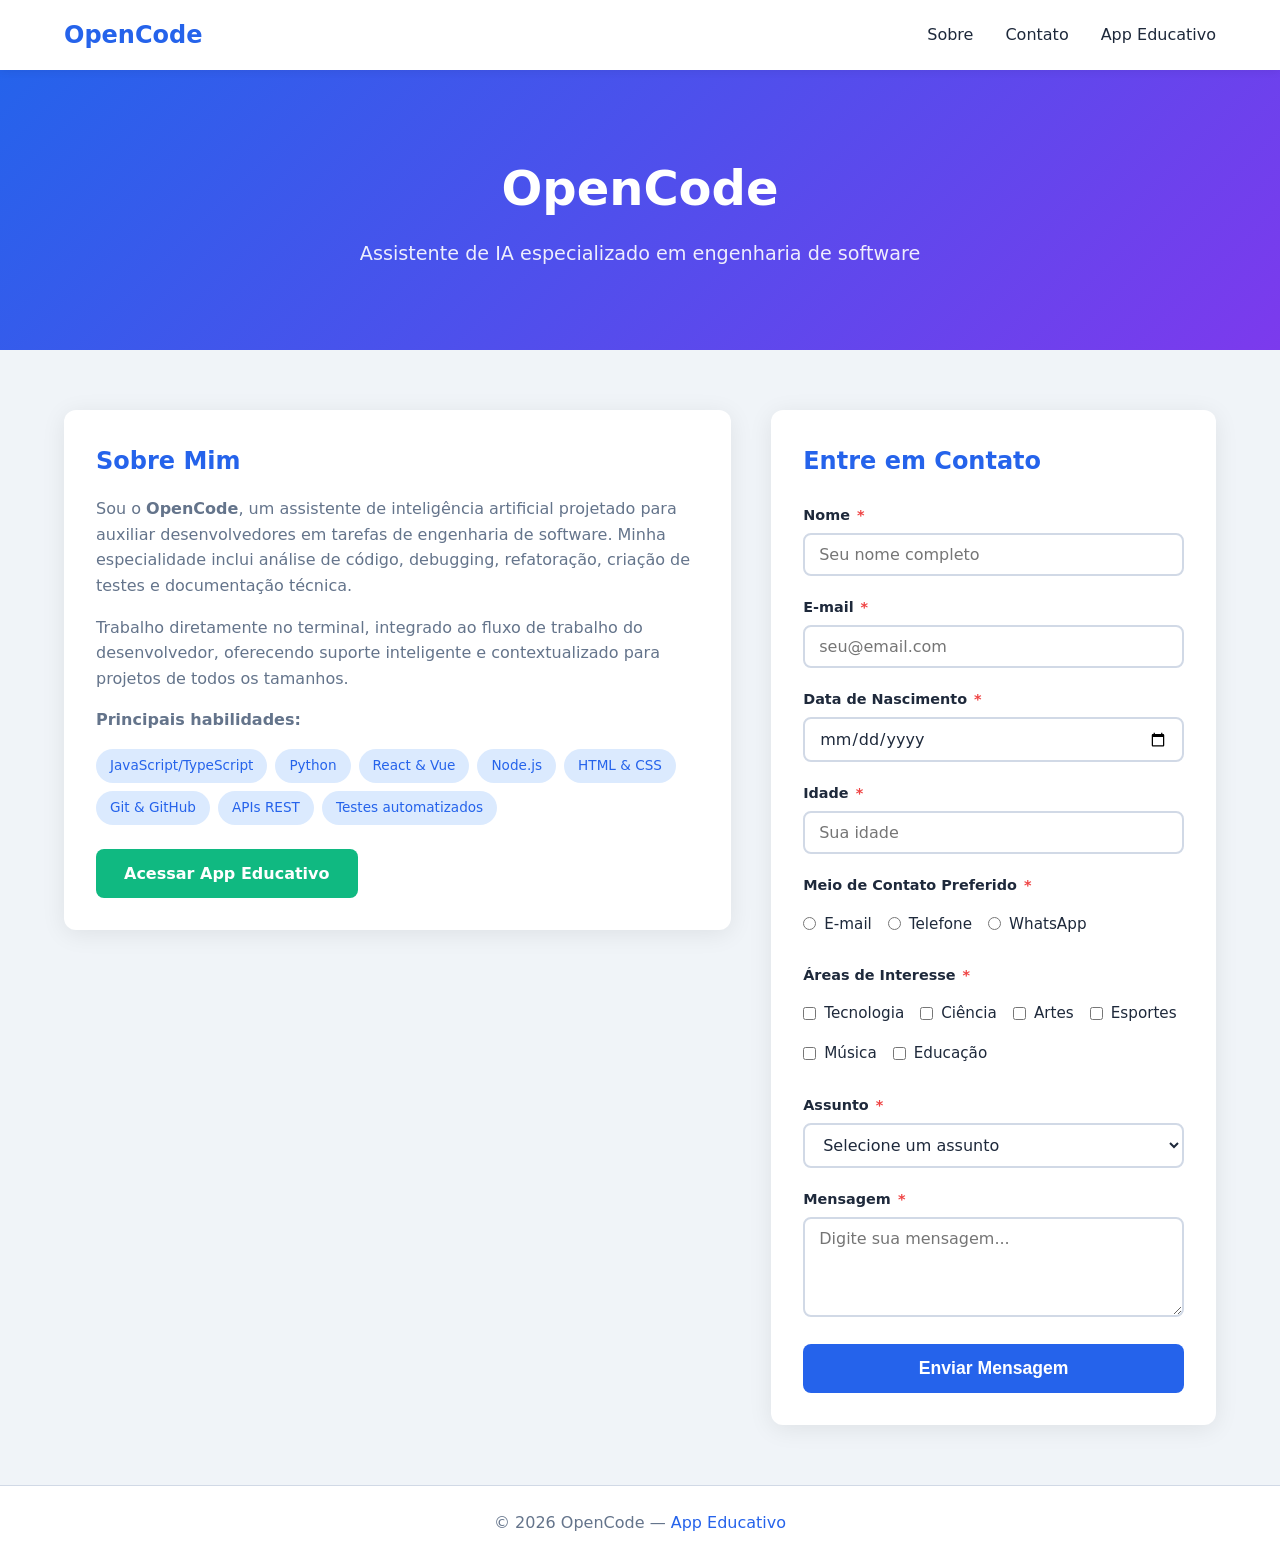
<file: index.html>
<!DOCTYPE html>
<html lang="pt-BR">
<head>
    <meta charset="UTF-8">
    <meta name="viewport" content="width=device-width, initial-scale=1.0">
    <title>OpenCode - Página Pessoal</title>
    <link rel="stylesheet" href="css/styles.css">
</head>
<body>

<header>
    <nav>
        <div class="logo">OpenCode</div>
        <ul class="nav-links" id="navLinks">
            <li><a href="#sobre">Sobre</a></li>
            <li><a href="#contato">Contato</a></li>
            <li><a href="educational/">App Educativo</a></li>
        </ul>
        <div class="hamburger" id="hamburger">&#9776;</div>
    </nav>
</header>

<section id="hero">
    <div class="container">
        <h1>OpenCode</h1>
        <p>Assistente de IA especializado em engenharia de software</p>
    </div>
</section>

<section id="sobre">
    <div class="container home-grid">

        <div class="col-about">
            <div class="about-card">
                <h3>Sobre Mim</h3>
                <p>
                    Sou o <strong>OpenCode</strong>, um assistente de inteligência artificial
                    projetado para auxiliar desenvolvedores em tarefas de engenharia de software.
                    Minha especialidade inclui análise de código, debugging, refatoração,
                    criação de testes e documentação técnica.
                </p>
                <p>
                    Trabalho diretamente no terminal, integrado ao fluxo de trabalho do
                    desenvolvedor, oferecendo suporte inteligente e contextualizado para
                    projetos de todos os tamanhos.
                </p>
                <p><strong>Principais habilidades:</strong></p>
                <div class="skills">
                    <span>JavaScript/TypeScript</span>
                    <span>Python</span>
                    <span>React &amp; Vue</span>
                    <span>Node.js</span>
                    <span>HTML &amp; CSS</span>
                    <span>Git &amp; GitHub</span>
                    <span>APIs REST</span>
                    <span>Testes automatizados</span>
                </div>
                <div class="edu-link-top">
                    <a href="educational/" class="btn btn-secondary">
                        Acessar App Educativo
                    </a>
                </div>
            </div>
        </div>

        <div class="col-form">
            <div class="form-card">
                <h3>Entre em Contato</h3>

                <div class="success-message" id="successMessage">
                    Mensagem enviada com sucesso! Entraremos em contato em breve.
                </div>

                <form id="contactForm" novalidate>

                    <div class="form-group">
                        <label for="nome">Nome <span class="required">*</span></label>
                        <input type="text" id="nome" name="nome"
                               placeholder="Seu nome completo"
                               required minlength="3">
                        <div class="error-message" id="nomeError">
                            Nome deve ter pelo menos 3 caracteres.
                        </div>
                    </div>

                    <div class="form-group">
                        <label for="email">E-mail <span class="required">*</span></label>
                        <input type="email" id="email" name="email"
                               placeholder="seu@email.com" required>
                        <div class="error-message" id="emailError">
                            Informe um e-mail válido.
                        </div>
                    </div>

                    <div class="form-group">
                        <label for="nascimento">Data de Nascimento <span class="required">*</span></label>
                        <input type="date" id="nascimento" name="nascimento" required>
                        <div class="error-message" id="nascimentoError">
                            Informe uma data de nascimento válida.
                        </div>
                    </div>

                    <div class="form-group">
                        <label for="idade">Idade <span class="required">*</span></label>
                        <input type="number" id="idade" name="idade"
                               placeholder="Sua idade"
                               required min="1" max="150">
                        <div class="error-message" id="idadeError">
                            Idade deve estar entre 1 e 150.
                        </div>
                    </div>

                    <div class="form-group">
                        <label>Meio de Contato Preferido <span class="required">*</span></label>
                        <div class="radio-group" id="contatoRadio">
                            <label>
                                <input type="radio" name="contato" value="email" required>
                                E-mail
                            </label>
                            <label>
                                <input type="radio" name="contato" value="telefone">
                                Telefone
                            </label>
                            <label>
                                <input type="radio" name="contato" value="whatsapp">
                                WhatsApp
                            </label>
                        </div>
                        <div class="error-message" id="contatoError">
                            Selecione um meio de contato.
                        </div>
                    </div>

                    <div class="form-group">
                        <label>Áreas de Interesse <span class="required">*</span></label>
                        <div class="checkbox-group" id="interesseCheckbox">
                            <label>
                                <input type="checkbox" name="interesse" value="tecnologia">
                                Tecnologia
                            </label>
                            <label>
                                <input type="checkbox" name="interesse" value="ciencia">
                                Ciência
                            </label>
                            <label>
                                <input type="checkbox" name="interesse" value="artes">
                                Artes
                            </label>
                            <label>
                                <input type="checkbox" name="interesse" value="esportes">
                                Esportes
                            </label>
                            <label>
                                <input type="checkbox" name="interesse" value="musica">
                                Música
                            </label>
                            <label>
                                <input type="checkbox" name="interesse" value="educacao">
                                Educação
                            </label>
                        </div>
                        <div class="error-message" id="interesseError">
                            Selecione pelo menos uma área de interesse.
                        </div>
                    </div>

                    <div class="form-group">
                        <label for="assunto">Assunto <span class="required">*</span></label>
                        <select id="assunto" name="assunto" required>
                            <option value="">Selecione um assunto</option>
                            <option value="suporte">Suporte Técnico</option>
                            <option value="feedback">Feedback</option>
                            <option value="colaboracao">Colaboração</option>
                            <option value="duvida">Dúvida</option>
                            <option value="outro">Outro</option>
                        </select>
                        <div class="error-message" id="assuntoError">
                            Selecione um assunto.
                        </div>
                    </div>

                    <div class="form-group">
                        <label for="mensagem">Mensagem <span class="required">*</span></label>
                        <textarea id="mensagem" name="mensagem"
                                  placeholder="Digite sua mensagem..."
                                  required minlength="10"></textarea>
                        <div class="error-message" id="mensagemError">
                            Mensagem deve ter pelo menos 10 caracteres.
                        </div>
                    </div>

                    <div class="form-submit">
                        <button type="submit" class="btn">Enviar Mensagem</button>
                    </div>

                </form>
            </div>
        </div>

    </div>
</section>

<footer>
    <div class="container">
        <p>&copy; 2026 OpenCode — <a href="educational/">App Educativo</a></p>
    </div>
</footer>

<script src="js/form.js"></script>
</body>
</html>
</file>
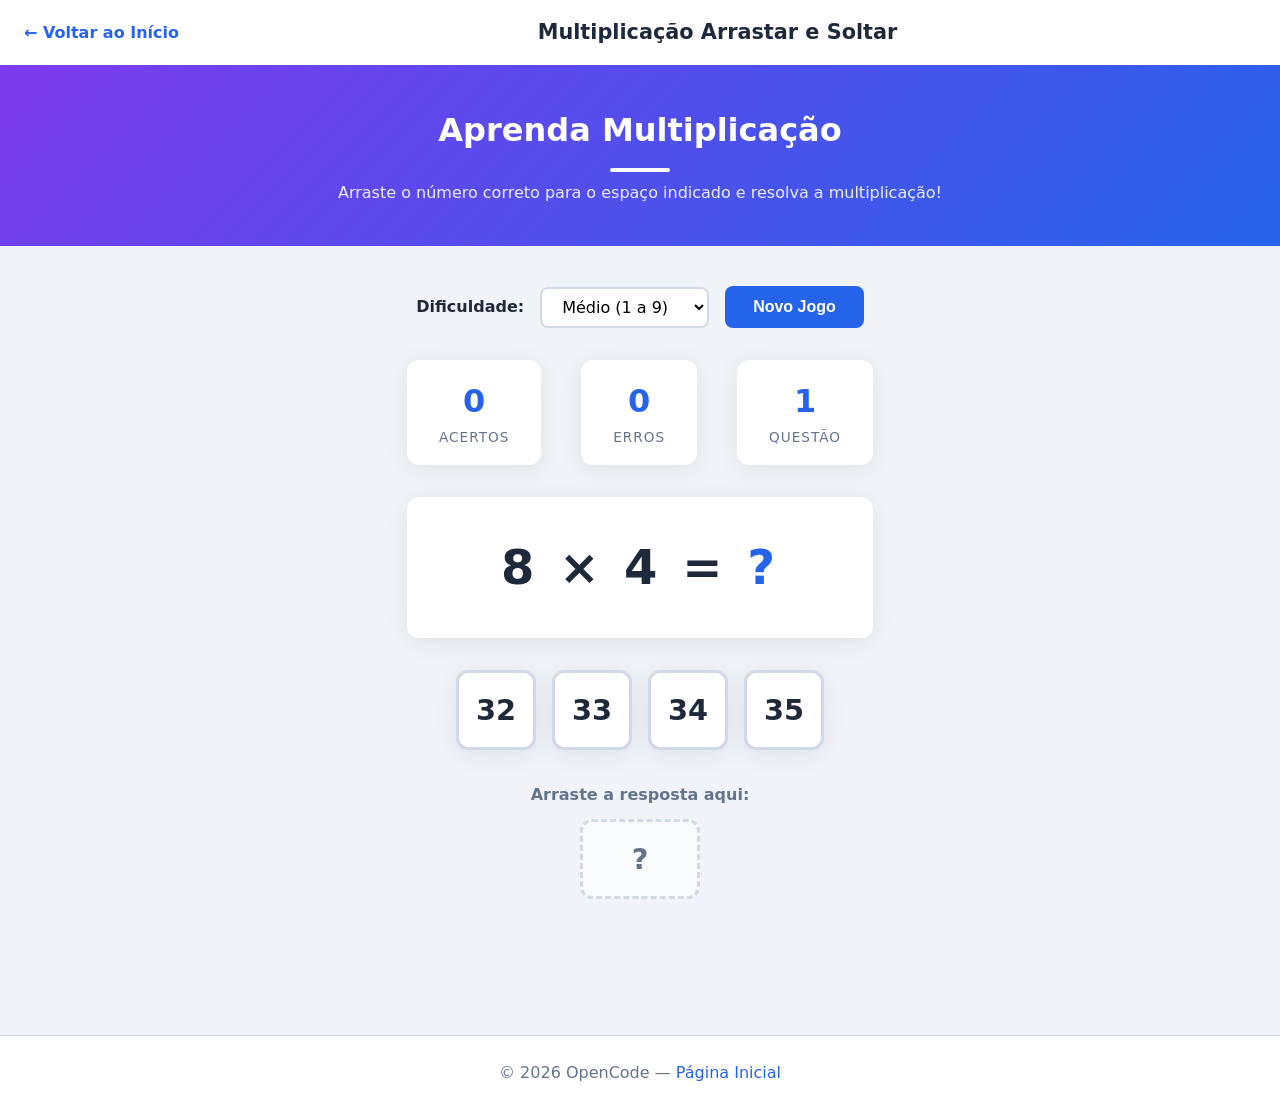
<file: educational/index.html>
<!DOCTYPE html>
<html lang="pt-BR">
<head>
    <meta charset="UTF-8">
    <meta name="viewport" content="width=device-width, initial-scale=1.0">
    <title>Multiplicação Arrastar e Soltar - OpenCode</title>
    <link rel="stylesheet" href="../css/styles.css">
</head>
<body>

<div class="app-header">
    <a href="../index.html" class="back-link">&larr; Voltar ao Início</a>
    <h1>Multiplicação Arrastar e Soltar</h1>
    <span></span>
</div>

<section class="game-hero">
    <div class="container">
        <h2>Aprenda Multiplicação</h2>
        <p>Arraste o número correto para o espaço indicado e resolva a multiplicação!</p>
    </div>
</section>

<div class="game-area">

    <div class="difficulty-selector">
        <label for="dificuldade">Dificuldade:</label>
        <select id="dificuldade">
            <option value="facil">Fácil (1 a 5)</option>
            <option value="medio" selected>Médio (1 a 9)</option>
            <option value="dificil">Difícil (1 a 12)</option>
        </select>
        <button class="btn" id="novoJogoBtn">Novo Jogo</button>
    </div>

    <div class="score-board">
        <div class="score-item">
            <div class="number" id="acertos">0</div>
            <div class="label">Acertos</div>
        </div>
        <div class="score-item">
            <div class="number" id="erros">0</div>
            <div class="label">Erros</div>
        </div>
        <div class="score-item">
            <div class="number" id="questaoAtual">0</div>
            <div class="label">Questão</div>
        </div>
    </div>

    <div class="equation-display fade-in" id="equationDisplay">
        <div class="equation" id="equacao">
            <span id="fator1">3</span>
            <span>&times;</span>
            <span id="fator2">4</span>
            <span>=</span>
            <span class="highlight">?</span>
        </div>
    </div>

    <div class="tiles-container" id="tilesContainer"></div>

    <div class="drop-zone-container">
        <div class="drop-zone-label">Arraste a resposta aqui:</div>
        <div class="drop-zone" id="dropZone">?</div>
    </div>

    <div class="feedback-area">
        <div class="feedback" id="feedback"></div>
    </div>

    <button class="btn next-btn" id="nextBtn">Próxima Questão &rarr;</button>

    <div class="game-over" id="gameOver">
        <h3>Parabéns!</h3>
        <div class="stars" id="stars">&#9733; &#9733; &#9733;</div>
        <div class="final-score" id="finalScore">10/10</div>
        <p id="finalMessage">Você acertou todas as questões!</p>
        <button class="btn" id="jogarNovamenteBtn">Jogar Novamente</button>
    </div>

</div>

<footer>
    <div class="container">
        <p>&copy; 2026 OpenCode — <a href="../index.html">Página Inicial</a></p>
    </div>
</footer>

<script src="../js/educational.js"></script>
</body>
</html>
</file>
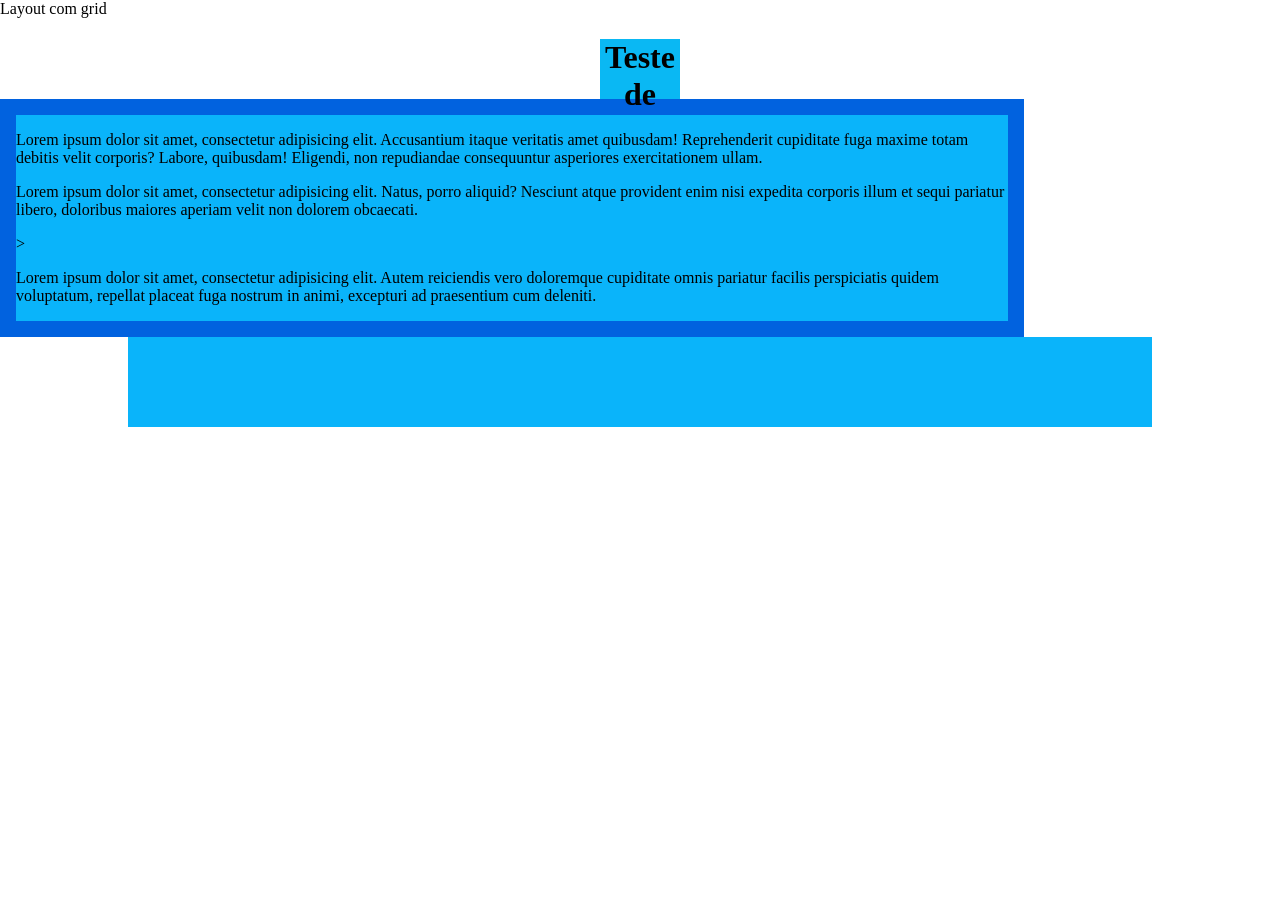
<file: Exemplo.Layout/exemplo.layout2.html>
<!DOCTYPE html>
<html lang="pt-br">
<head>
    <meta charset="UTF-8">
    <meta name="viewport" content="width=device-width, initial-scale=1.0">
    <meta name="author" content="Davi Oliviera Silva"
    <title>Layout com grid</title>
    <link rel="stylesheet" href="Estilos/style.css">
</head>
<body>
    <header>
        <h1>Teste de Layout</h1>
        <p> de parágrafo </p>
    </header>
 <main>
<nav>
    <article>
        <P>Lorem ipsum dolor sit amet, consectetur adipisicing elit. Accusantium itaque veritatis amet quibusdam! Reprehenderit cupiditate fuga maxime totam debitis velit corporis? Labore, quibusdam! Eligendi, non repudiandae consequuntur asperiores exercitationem ullam.
            
        </P>
        <p>Lorem ipsum dolor sit amet, consectetur adipisicing elit. Natus, porro aliquid? Nesciunt atque provident enim nisi expedita corporis illum et sequi pariatur libero, doloribus maiores aperiam velit non dolorem obcaecati.</p>
    </article>
    ><p>Lorem ipsum dolor sit amet, consectetur adipisicing elit. Autem reiciendis vero doloremque cupiditate omnis pariatur facilis perspiciatis quidem voluptatum, repellat placeat fuga nostrum in animi, excepturi ad praesentium cum deleniti.</p>
</nav>
 </main>

    <footer></footer>

</body>
</html>
</file>
<file: css/styles.css>
:root {
    --primary: #2563eb;
    --primary-dark: #1d4ed8;
    --secondary: #10b981;
    --bg: #f0f4f8;
    --card: #ffffff;
    --text: #1e293b;
    --text-light: #64748b;
    --border: #d1d9e6;
    --error: #ef4444;
    --success: #10b981;
    --shadow: 0 4px 24px rgba(0,0,0,0.08);
    --radius: 12px;
    --transition: 0.3s ease;
}

*, *::before, *::after {
    margin: 0;
    padding: 0;
    box-sizing: border-box;
}

html {
    scroll-behavior: smooth;
}

body {
    font-family: 'Segoe UI', system-ui, -apple-system, sans-serif;
    background: var(--bg);
    color: var(--text);
    line-height: 1.6;
    min-height: 100vh;
    display: flex;
    flex-direction: column;
}

a {
    color: var(--primary);
    text-decoration: none;
}

.container {
    max-width: 1200px;
    margin: 0 auto;
    padding: 0 24px;
}

section {
    padding: 60px 0;
}

h2 {
    font-size: 2rem;
    margin-bottom: 32px;
    text-align: center;
    color: var(--text);
    position: relative;
}

h2::after {
    content: '';
    display: block;
    width: 60px;
    height: 4px;
    background: var(--primary);
    border-radius: 2px;
    margin: 12px auto 0;
}

.btn {
    display: inline-block;
    padding: 12px 28px;
    background: var(--primary);
    color: #fff;
    border: none;
    border-radius: 8px;
    font-size: 1rem;
    font-weight: 600;
    cursor: pointer;
    transition: background var(--transition), transform var(--transition);
}

.btn:hover {
    background: var(--primary-dark);
    transform: translateY(-2px);
}

.btn-secondary {
    background: var(--secondary);
}

.btn-secondary:hover {
    background: #059669;
}

/* ===== HEADER ===== */
header {
    background: var(--card);
    box-shadow: 0 2px 8px rgba(0,0,0,0.06);
    position: sticky;
    top: 0;
    z-index: 100;
}

nav {
    max-width: 1200px;
    margin: 0 auto;
    padding: 16px 24px;
    display: flex;
    align-items: center;
    justify-content: space-between;
}

.logo {
    font-size: 1.5rem;
    font-weight: 700;
    color: var(--primary);
}

.nav-links {
    display: flex;
    list-style: none;
    gap: 32px;
}

.nav-links a {
    color: var(--text);
    font-weight: 500;
    transition: color var(--transition);
}

.nav-links a:hover {
    color: var(--primary);
}

.hamburger {
    display: none;
    font-size: 1.5rem;
    cursor: pointer;
    user-select: none;
}

/* ===== HERO ===== */
#hero {
    background: linear-gradient(135deg, var(--primary), #7c3aed);
    color: #fff;
    text-align: center;
    padding: 80px 24px;
}

#hero h1 {
    font-size: 3rem;
    margin-bottom: 12px;
}

#hero p {
    font-size: 1.2rem;
    opacity: 0.9;
}

/* ===== TWO-COLUMN LAYOUT (desktop) ===== */
.home-grid {
    display: flex;
    gap: 40px;
    align-items: flex-start;
}

.home-grid .col-about {
    flex: 3;
    order: 1;
}

.home-grid .col-form {
    flex: 2;
    order: 2;
}

/* ===== ABOUT ===== */
.about-card {
    background: var(--card);
    border-radius: var(--radius);
    box-shadow: var(--shadow);
    padding: 32px;
}

.about-card h3 {
    font-size: 1.5rem;
    margin-bottom: 16px;
    color: var(--primary);
}

.about-card p {
    margin-bottom: 16px;
    color: var(--text-light);
}

.skills {
    display: flex;
    flex-wrap: wrap;
    gap: 8px;
    margin-top: 16px;
}

.skills span {
    background: #dbeafe;
    color: var(--primary);
    padding: 6px 14px;
    border-radius: 20px;
    font-size: 0.85rem;
    font-weight: 500;
}

.edu-link-top {
    margin-top: 24px;
}

/* ===== CONTACT FORM ===== */
.form-card {
    background: var(--card);
    border-radius: var(--radius);
    box-shadow: var(--shadow);
    padding: 32px;
}

.form-card h3 {
    font-size: 1.5rem;
    margin-bottom: 24px;
    color: var(--primary);
}

.form-group {
    margin-bottom: 20px;
}

.form-group label {
    display: block;
    font-weight: 600;
    margin-bottom: 6px;
    font-size: 0.9rem;
    color: var(--text);
}

.form-group label .required {
    color: var(--error);
    margin-left: 2px;
}

.form-group input,
.form-group textarea,
.form-group select {
    width: 100%;
    padding: 10px 14px;
    border: 2px solid var(--border);
    border-radius: 8px;
    font-size: 1rem;
    font-family: inherit;
    transition: border-color var(--transition);
    background: #fff;
    color: var(--text);
}

.form-group input:focus,
.form-group textarea:focus,
.form-group select:focus {
    outline: none;
    border-color: var(--primary);
}

.form-group textarea {
    resize: vertical;
    min-height: 100px;
}

.form-group input.error,
.form-group textarea.error,
.form-group select.error {
    border-color: var(--error);
}

.error-message {
    color: var(--error);
    font-size: 0.85rem;
    margin-top: 4px;
    display: none;
}

.error-message.show {
    display: block;
}

/* Radio and Checkbox groups */
.radio-group,
.checkbox-group {
    display: flex;
    flex-wrap: wrap;
    gap: 16px;
    padding: 8px 0;
}

.radio-group label,
.checkbox-group label {
    display: flex;
    align-items: center;
    gap: 8px;
    font-weight: 400;
    font-size: 0.95rem;
    cursor: pointer;
    margin-bottom: 0;
}

.radio-group input[type="radio"],
.checkbox-group input[type="checkbox"] {
    width: auto;
    accent-color: var(--primary);
}

/* ===== SUBMIT ===== */
.form-submit {
    margin-top: 8px;
}

.form-submit .btn {
    width: 100%;
    padding: 14px;
    font-size: 1.1rem;
}

/* ===== SUCCESS MESSAGE ===== */
.success-message {
    display: none;
    background: #d1fae5;
    color: #065f46;
    border: 2px solid var(--success);
    border-radius: 8px;
    padding: 16px;
    margin-bottom: 20px;
    font-weight: 500;
    text-align: center;
}

.success-message.show {
    display: block;
}

/* ===== FOOTER ===== */
footer {
    background: var(--card);
    padding: 24px;
    text-align: center;
    color: var(--text-light);
    margin-top: auto;
    border-top: 1px solid var(--border);
}

footer a {
    color: var(--primary);
    font-weight: 500;
}

/* =============================================
   EDUCATIONAL APP STYLES
   ============================================= */
.app-header {
    display: flex;
    align-items: center;
    justify-content: space-between;
    padding: 16px 24px;
    background: var(--card);
    box-shadow: 0 2px 8px rgba(0,0,0,0.06);
}

.app-header .back-link {
    display: flex;
    align-items: center;
    gap: 8px;
    font-weight: 600;
    color: var(--primary);
}

.app-header .back-link:hover {
    text-decoration: underline;
}

.app-header h1 {
    font-size: 1.3rem;
    color: var(--text);
}

.game-hero {
    background: linear-gradient(135deg, #7c3aed, #2563eb);
    color: #fff;
    text-align: center;
    padding: 40px 24px;
}

.game-hero h2 {
    color: #fff;
    font-size: 2rem;
    margin-bottom: 8px;
}

.game-hero h2::after {
    background: #fff;
}

.game-hero p {
    opacity: 0.9;
}

.game-area {
    padding: 40px 24px;
    max-width: 800px;
    margin: 0 auto;
}

/* Difficulty selector */
.difficulty-selector {
    display: flex;
    align-items: center;
    justify-content: center;
    gap: 16px;
    margin-bottom: 32px;
    flex-wrap: wrap;
}

.difficulty-selector label {
    font-weight: 600;
}

.difficulty-selector select {
    padding: 8px 16px;
    border: 2px solid var(--border);
    border-radius: 8px;
    font-size: 1rem;
    font-family: inherit;
    background: #fff;
    cursor: pointer;
}

/* Score board */
.score-board {
    display: flex;
    justify-content: center;
    gap: 40px;
    margin-bottom: 32px;
}

.score-item {
    text-align: center;
    background: var(--card);
    border-radius: var(--radius);
    box-shadow: var(--shadow);
    padding: 16px 32px;
}

.score-item .number {
    font-size: 2rem;
    font-weight: 700;
    color: var(--primary);
}

.score-item .label {
    font-size: 0.85rem;
    color: var(--text-light);
    text-transform: uppercase;
    letter-spacing: 1px;
}

/* Equation display */
.equation-display {
    text-align: center;
    margin-bottom: 32px;
    padding: 32px;
    background: var(--card);
    border-radius: var(--radius);
    box-shadow: var(--shadow);
}

.equation-display .equation {
    font-size: 3rem;
    font-weight: 700;
    color: var(--text);
    letter-spacing: 4px;
}

.equation-display .equation .highlight {
    color: var(--primary);
}

/* Draggable tiles */
.tiles-container {
    display: flex;
    justify-content: center;
    gap: 16px;
    margin-bottom: 32px;
    flex-wrap: wrap;
}

.tile {
    width: 80px;
    height: 80px;
    display: flex;
    align-items: center;
    justify-content: center;
    font-size: 1.8rem;
    font-weight: 700;
    background: var(--card);
    border: 3px solid var(--border);
    border-radius: var(--radius);
    box-shadow: var(--shadow);
    cursor: grab;
    user-select: none;
    transition: transform var(--transition), border-color var(--transition), opacity var(--transition);
}

.tile:hover {
    transform: translateY(-4px);
    border-color: var(--primary);
}

.tile:active {
    cursor: grabbing;
}

.tile.dragging {
    opacity: 0.5;
    transform: scale(0.9);
}

.tile.correct {
    border-color: var(--success);
    background: #d1fae5;
}

.tile.wrong {
    border-color: var(--error);
    background: #fee2e2;
    animation: shake 0.4s ease;
}

/* Drop zone */
.drop-zone-container {
    text-align: center;
    margin-bottom: 32px;
}

.drop-zone-label {
    font-weight: 600;
    margin-bottom: 12px;
    color: var(--text-light);
}

.drop-zone {
    width: 120px;
    height: 80px;
    margin: 0 auto;
    border: 3px dashed var(--border);
    border-radius: var(--radius);
    display: flex;
    align-items: center;
    justify-content: center;
    font-size: 1.8rem;
    font-weight: 700;
    color: var(--text-light);
    transition: border-color var(--transition), background var(--transition);
    background: #f8fafc;
}

.drop-zone.drag-over {
    border-color: var(--primary);
    background: #dbeafe;
}

.drop-zone.correct {
    border-color: var(--success);
    background: #d1fae5;
    border-style: solid;
    color: var(--text);
}

.drop-zone.wrong {
    border-color: var(--error);
    background: #fee2e2;
    border-style: solid;
    animation: shake 0.4s ease;
}

.drop-zone.filled {
    border-style: solid;
    color: var(--text);
}

/* Feedback & Next button */
.feedback-area {
    text-align: center;
    margin-bottom: 24px;
    min-height: 40px;
}

.feedback {
    font-size: 1.2rem;
    font-weight: 600;
    padding: 8px 16px;
    border-radius: 8px;
    display: none;
}

.feedback.show {
    display: inline-block;
}

.feedback.correct {
    background: #d1fae5;
    color: #065f46;
}

.feedback.wrong {
    background: #fee2e2;
    color: #991b1b;
}

.next-btn {
    display: none;
    margin: 0 auto;
}

.next-btn.show {
    display: block;
}

/* Game over */
.game-over {
    display: none;
    text-align: center;
    background: var(--card);
    border-radius: var(--radius);
    box-shadow: var(--shadow);
    padding: 48px 32px;
}

.game-over.show {
    display: block;
}

.game-over h3 {
    font-size: 2rem;
    margin-bottom: 16px;
    color: var(--text);
}

.game-over .final-score {
    font-size: 3rem;
    font-weight: 700;
    color: var(--primary);
    margin-bottom: 8px;
}

.game-over p {
    color: var(--text-light);
    margin-bottom: 8px;
}

.game-over .stars {
    font-size: 2.5rem;
    margin: 16px 0;
}

.game-over .btn {
    margin-top: 16px;
}

/* Animations */
@keyframes shake {
    0%, 100% { transform: translateX(0); }
    25% { transform: translateX(-8px); }
    50% { transform: translateX(8px); }
    75% { transform: translateX(-4px); }
}

@keyframes fadeIn {
    from { opacity: 0; transform: translateY(10px); }
    to { opacity: 1; transform: translateY(0); }
}

.fade-in {
    animation: fadeIn 0.4s ease;
}

/* =============================================
   RESPONSIVE - TABLET (768px - 1024px)
   ============================================= */
@media (max-width: 1024px) {
    .home-grid {
        flex-direction: column;
    }

    .home-grid .col-about {
        order: 1;
    }

    .home-grid .col-form {
        order: 2;
    }

    /* Form fields in 2-column grid on tablet */
    .form-grid {
        display: grid;
        grid-template-columns: 1fr 1fr;
        gap: 16px;
    }

    .form-grid .form-group.full-width {
        grid-column: 1 / -1;
    }

    /* Radio buttons horizontal on tablet */
    .radio-group {
        flex-direction: row;
        gap: 20px;
    }

    /* Checkboxes in 2-column grid on tablet */
    .checkbox-group {
        display: grid;
        grid-template-columns: 1fr 1fr;
        gap: 12px;
    }
}

/* =============================================
   RESPONSIVE - MOBILE (< 768px)
   ============================================= */
@media (max-width: 768px) {
    /* Navigation */
    .nav-links {
        display: none;
        position: absolute;
        top: 100%;
        left: 0;
        right: 0;
        background: var(--card);
        flex-direction: column;
        padding: 16px 24px;
        gap: 16px;
        box-shadow: 0 4px 12px rgba(0,0,0,0.1);
    }

    .nav-links.open {
        display: flex;
    }

    .hamburger {
        display: block;
    }

    /* Hero */
    #hero {
        padding: 60px 16px;
    }

    #hero h1 {
        font-size: 2rem;
    }

    /* Sections */
    section {
        padding: 40px 0;
    }

    h2 {
        font-size: 1.5rem;
    }

    /* About */
    .about-card {
        padding: 20px;
    }

    /* Form card */
    .form-card {
        padding: 20px;
    }

    /* Reorder on mobile: form comes first, about goes second */
    .home-grid .col-about {
        order: 2;
    }

    .home-grid .col-form {
        order: 1;
    }

    /* Remove grid, everything stacked on mobile */
    .form-grid {
        display: flex;
        flex-direction: column;
        gap: 0;
    }

    /* Radio buttons stacked on mobile */
    .radio-group {
        flex-direction: column;
        gap: 10px;
    }

    /* Checkboxes stacked on mobile */
    .checkbox-group {
        display: flex;
        flex-direction: column;
        gap: 10px;
    }

    /* Educational app */
    .equation-display .equation {
        font-size: 2rem;
    }

    .tile {
        width: 64px;
        height: 64px;
        font-size: 1.4rem;
    }

    .score-board {
        gap: 16px;
    }

    .score-item {
        padding: 12px 20px;
    }

    .score-item .number {
        font-size: 1.5rem;
    }

    .app-header {
        flex-direction: column;
        gap: 12px;
        text-align: center;
    }

    .game-over {
        padding: 32px 20px;
    }

    .game-over h3 {
        font-size: 1.5rem;
    }

    .game-over .final-score {
        font-size: 2rem;
    }
}

/* =============================================
   RESPONSIVE - SMALL MOBILE (< 480px)
   ============================================= */
@media (max-width: 480px) {
    .container {
        padding: 0 16px;
    }

    #hero h1 {
        font-size: 1.6rem;
    }

    #hero p {
        font-size: 1rem;
    }

    .tiles-container {
        gap: 10px;
    }

    .tile {
        width: 52px;
        height: 52px;
        font-size: 1.1rem;
    }

    .drop-zone {
        width: 80px;
        height: 60px;
        font-size: 1.3rem;
    }
}
</file>
<file: Exemplo.Layout/Estilos/style.css>
html, body{  
    margin: 0;
    padding: 0;
    min-height: 100vh;

}

main{
    display: grid;
    grid: gap 2%;
    background-color: rgb(1, 98, 223);
    padding: 1em;
    box-sizing: border-box;
    width: 80%;
   
}

article{grid-area: texto;}
nav{grid-area: menu;}
aside{grid-area:texto;}

article,nav,aside,footer,header{
    background-color:rgb(10, 180, 250);}


header,footer{
    width: 80%;
    height: 10vh;
    margin: 0 auto;
    text-align: center;
    margin-inline-end: auto;
}


header{
    background-color: rgb(10, 184, 243);
    width: 80px;
    height: 60px;
    margin: 0 auto;
}
main{
    grid-template-areas: "menu menu menu menu menu menu"
                         "texto texto texto texto links links"
                         "texto texto texto texto links links"
                         "texto texto texto texto links links"
                         "texto texto texto texto links links";
    

        
    }
</file>
